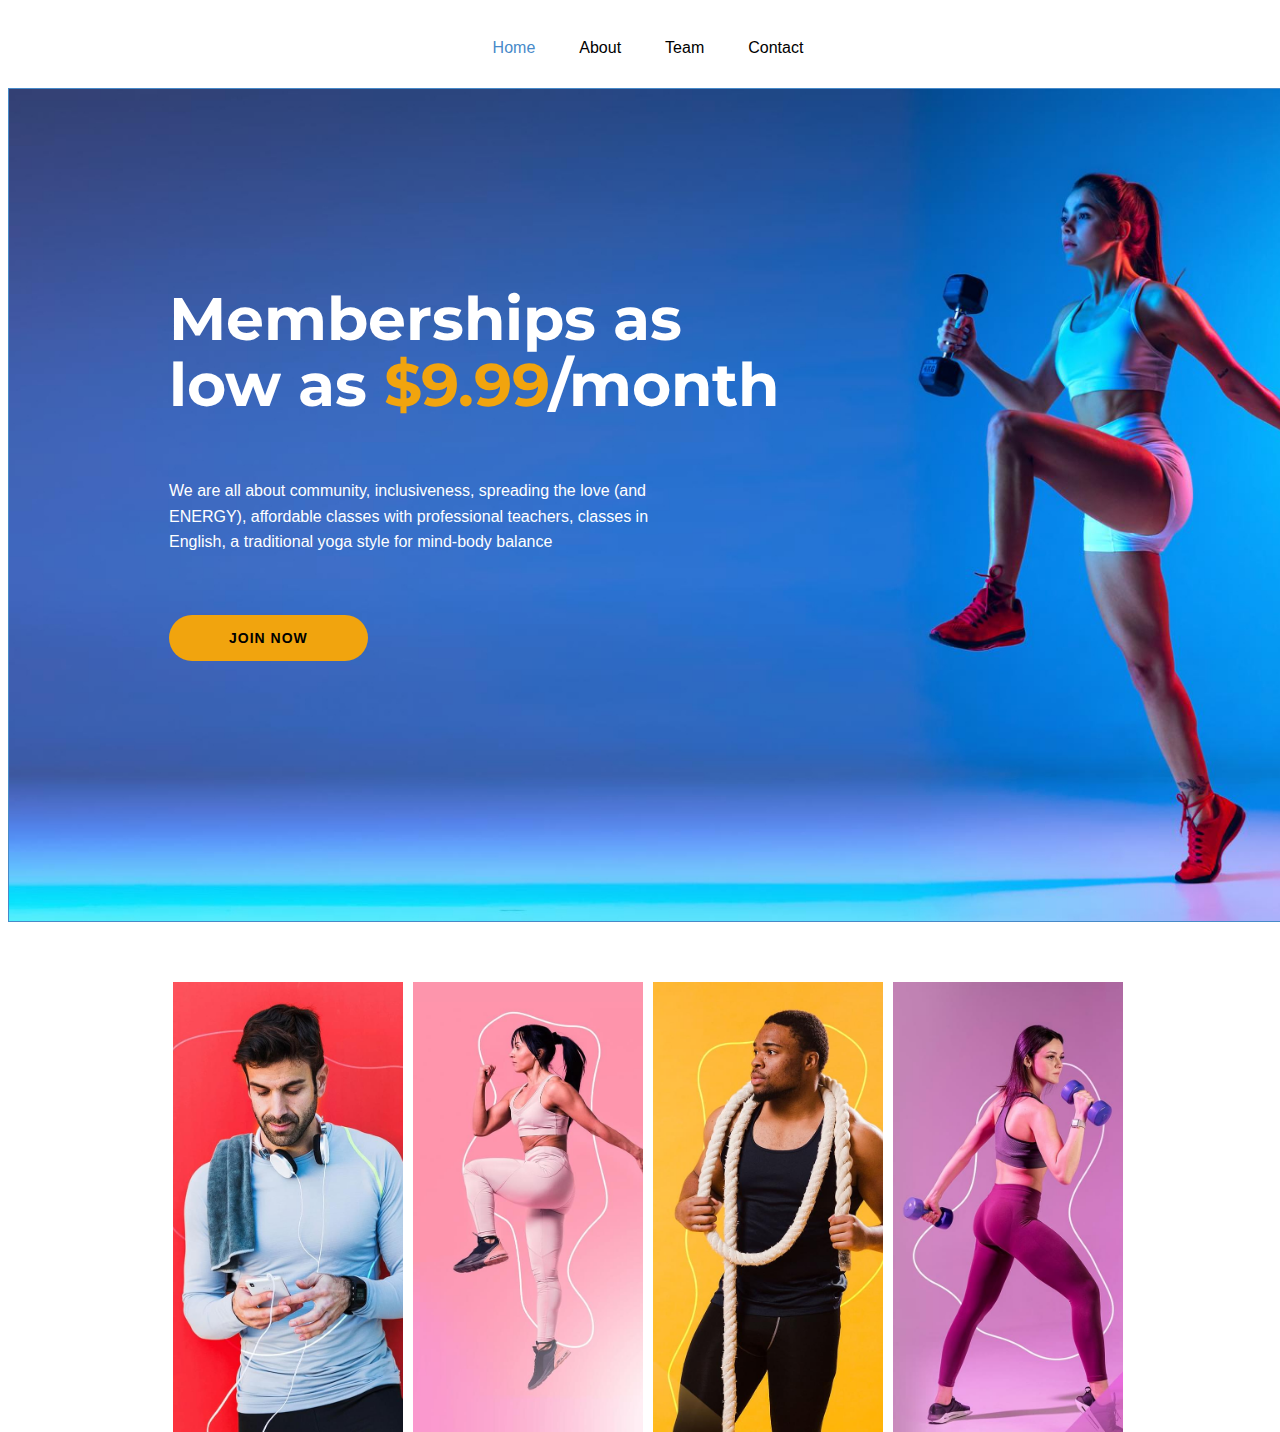
<file: index.html>
<!DOCTYPE html>
<html lang="en">

<head>
    <meta charset="UTF-8">
    <meta name="viewport" content="width=device-width, initial-scale=1.0">
    <link rel="stylesheet" href="styles.css">
    <link href='https://fonts.googleapis.com/css?family=Montserrat' rel='stylesheet'>
    <title>Tous Niveaux Sportifs - Home</title>
</head>

<body>

    <!--START OF HEADER-->

    <header>
        <div id="navbar">
            <a href="index.html" class="navlink" id="current-page-link">Home</a>
            <a href="about.html" class="navlink">About</a>
            <a href="team.html" class="navlink">Team</a>
            <a href="contact.html" class="navlink">Contact</a>
        </div>
    </header>

    <!--END OF HEADER-->

    <!--START OF CONTENT-->
        <section id="memberships">
            <div class="large-title" id="memberships-title">
                Memberships as low as <span id="price">$9.99</span>/month
            </div>
            <div class="paragraph" id="memberships-paragraph">
                We are all about community, inclusiveness, spreading the love (and ENERGY), affordable classes with professional teachers, classes in English, a traditional yoga style for mind-body balance
            </div>
            <div id="memberships-button">
                <a href=""><button class="join-now-button">Join Now</button></a>
            </div>
        </section>

        <section id="horizontal-images">
            <div class="zoom-image" id="red_phone_position">
                <img src="images/red_phone.jpg" alt="Man in sports clothes with phone and headphones, red background">
            </div>
            <div class="zoom-image" id="pink_rope_position">
                <img src="images/pink_rope.jpg" alt="Woman in sports clothes jumping, pink background">
            </div>
            <div class="zoom-image" id="yellow_rope_position">
                <img src="images/yellow_rope.jpg" alt="Man in sports clothes with climbing rope, yellow background">
            </div>
            <div class="zoom-image" id="pink_weights_position">
                <img src="images/pink_weights.jpg" alt="Woman in sports clothes with weights, pink background">
            </div>
        </section>
    <!--END OF CONTENT-->


</body>

</html>
</file>
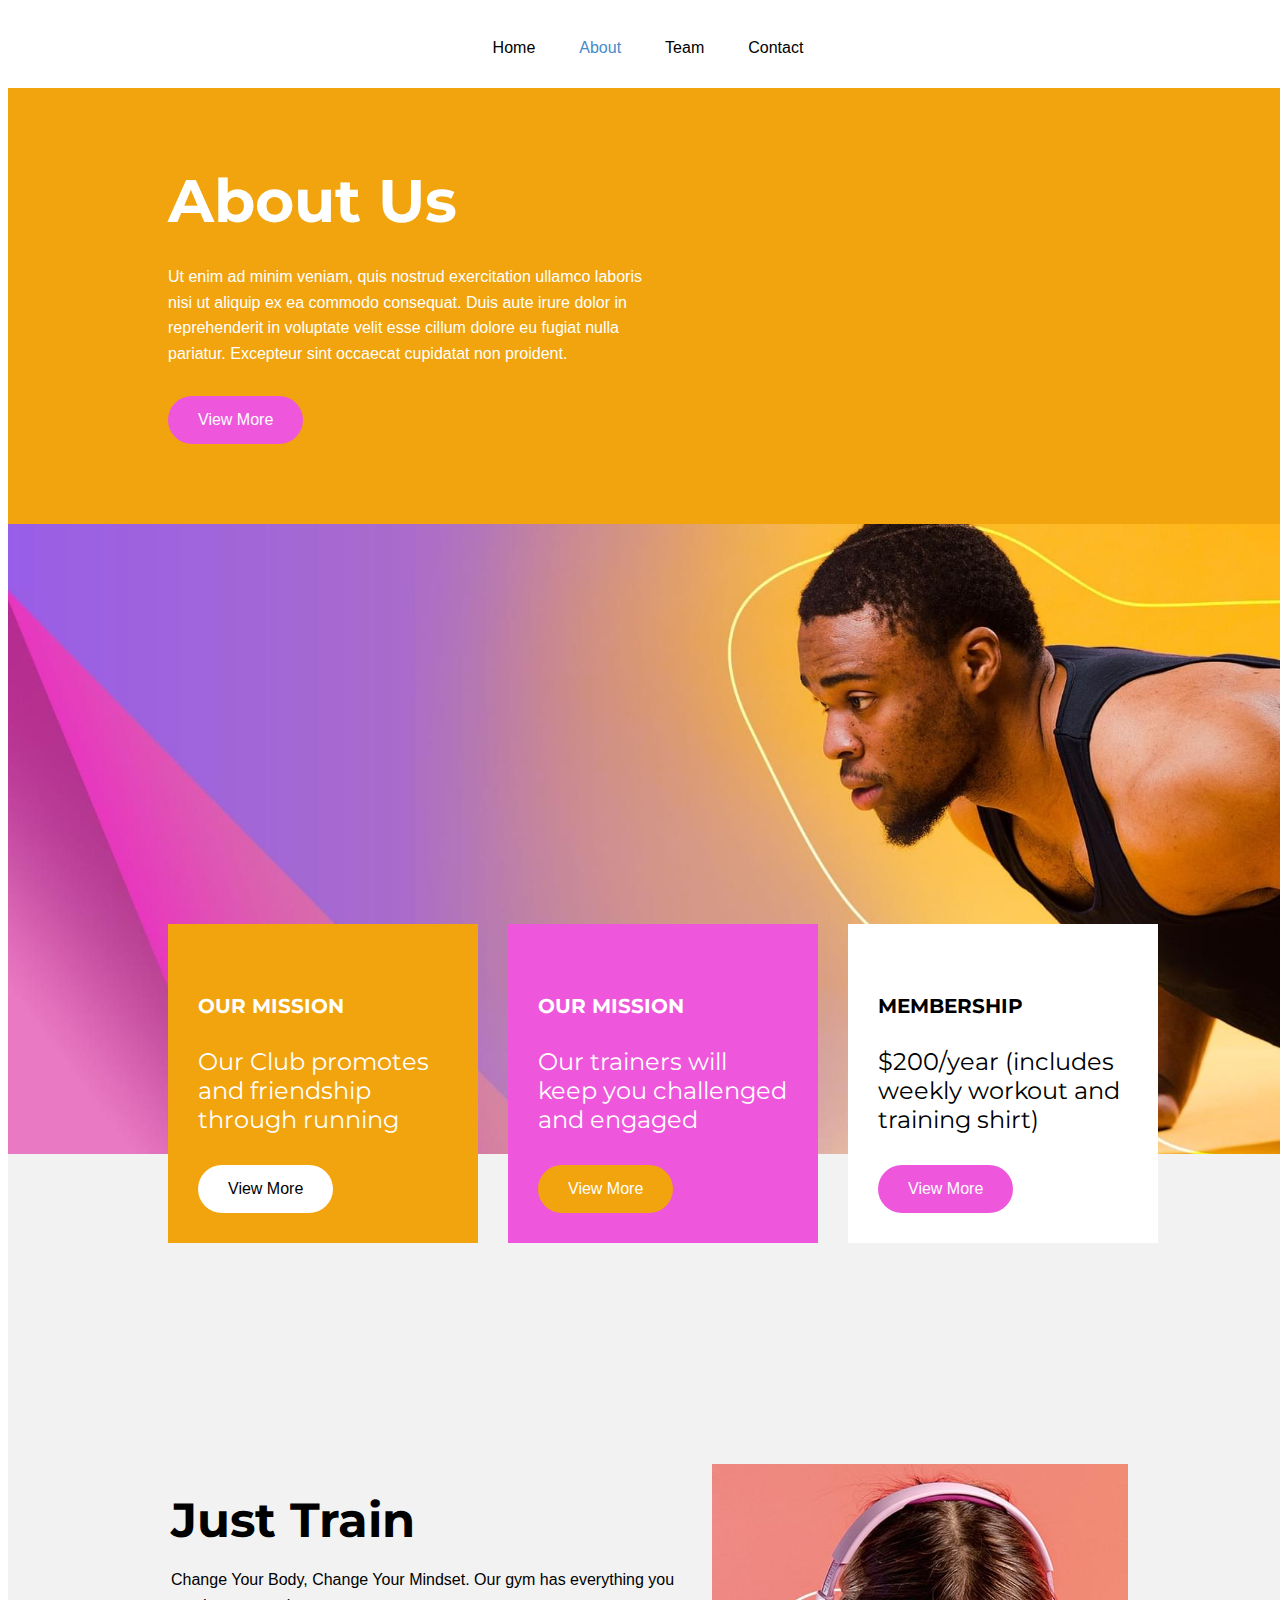
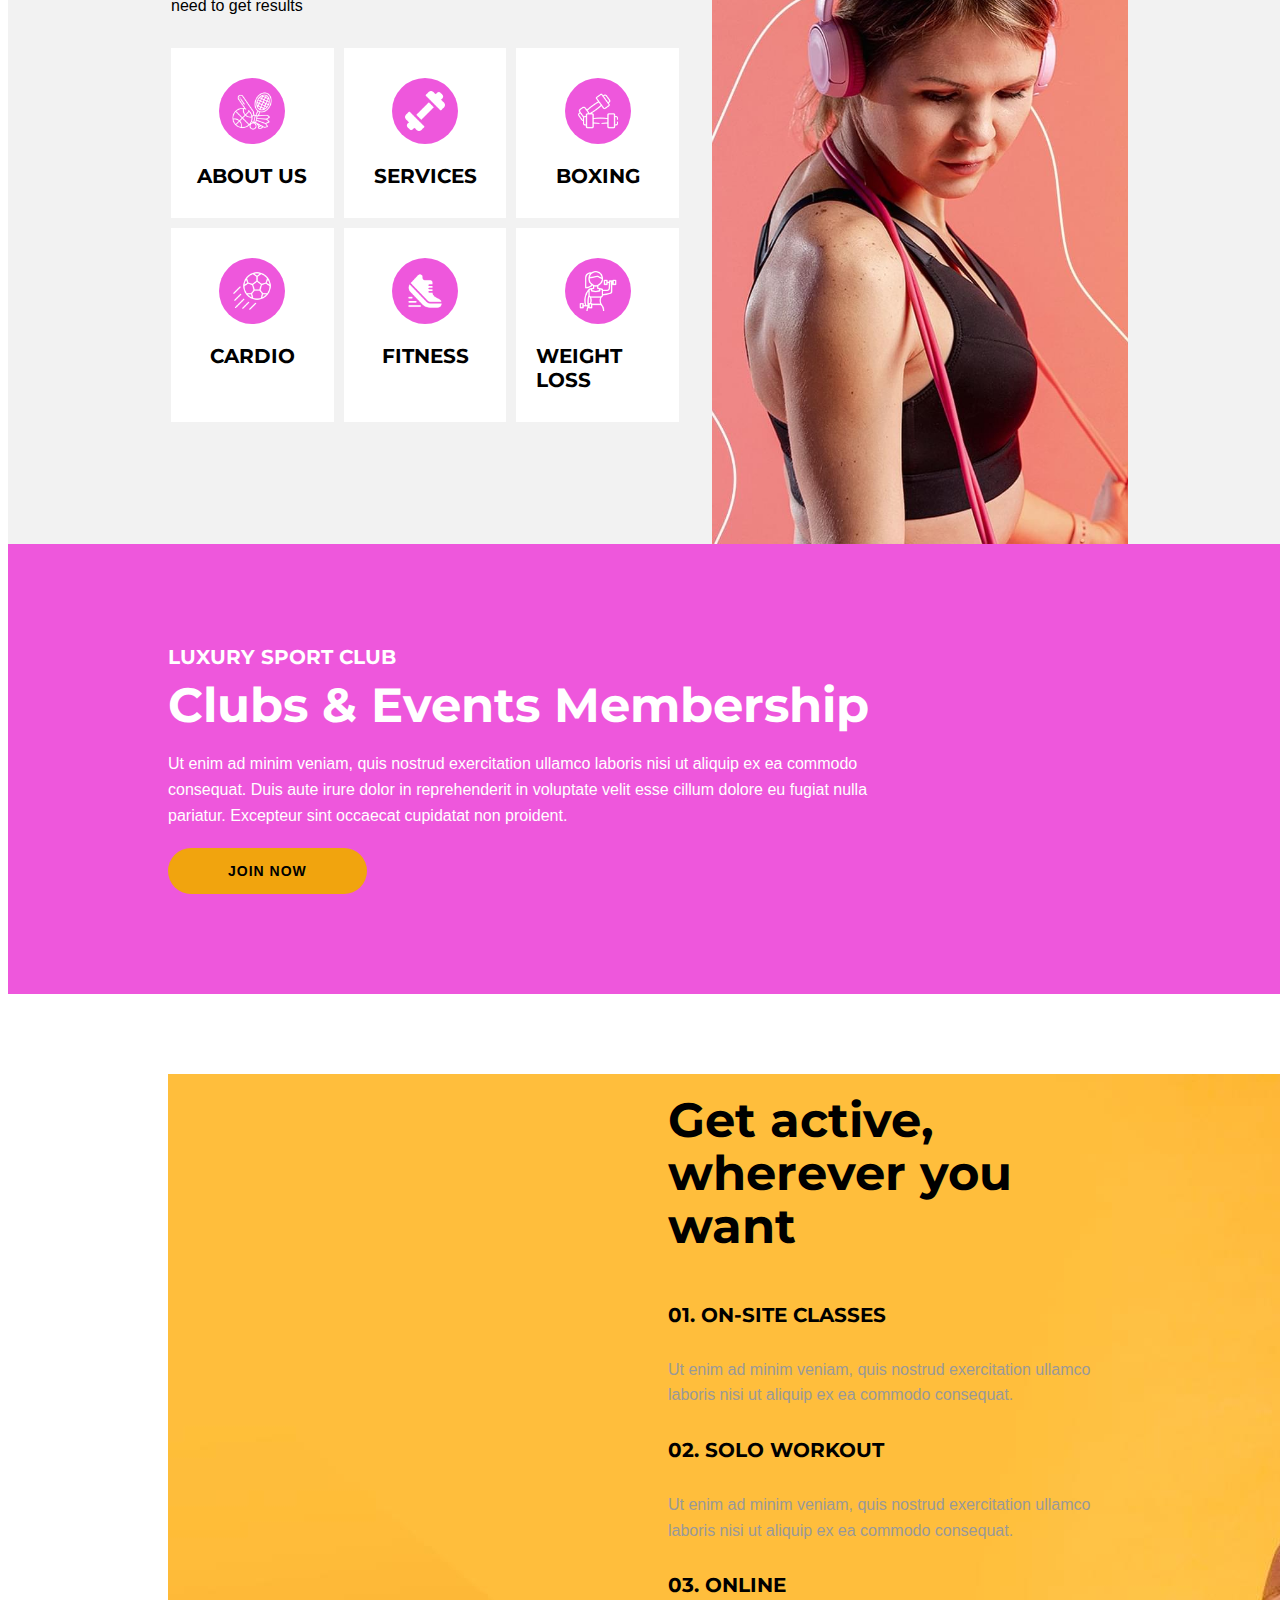
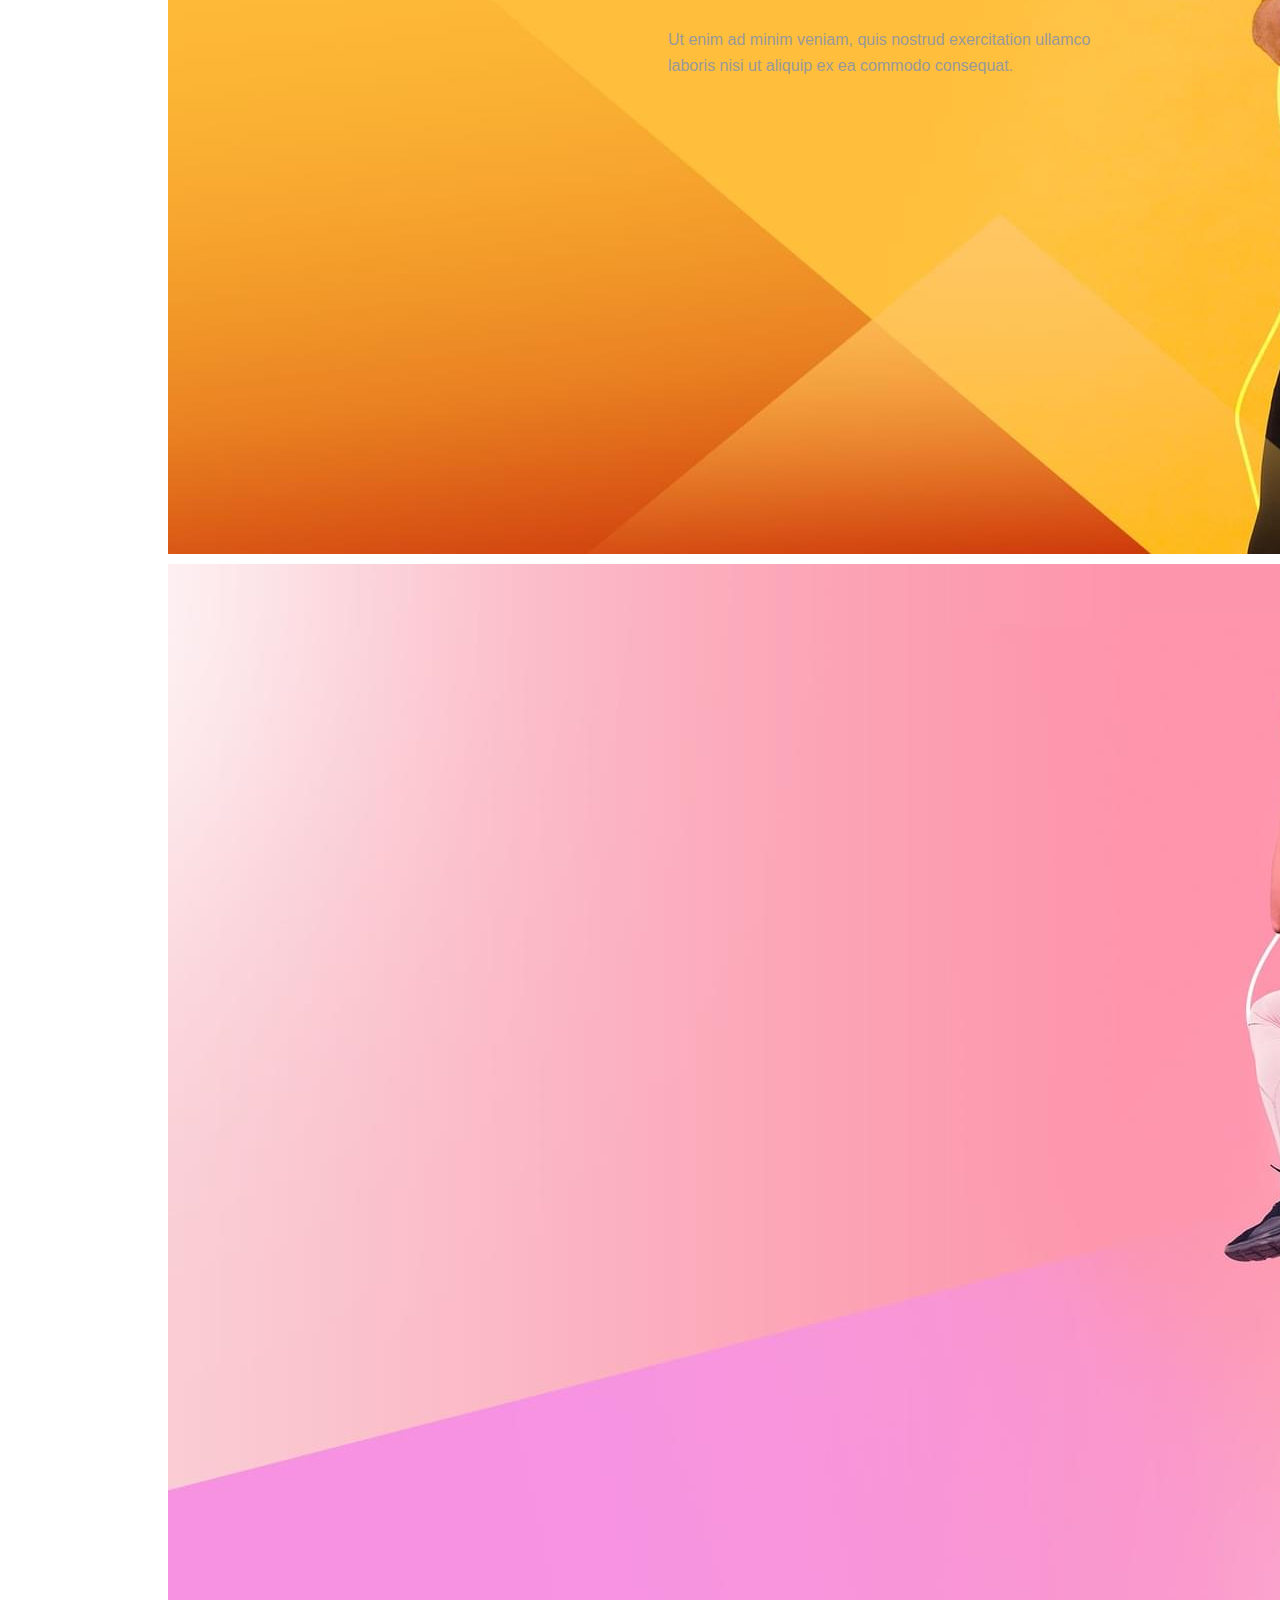
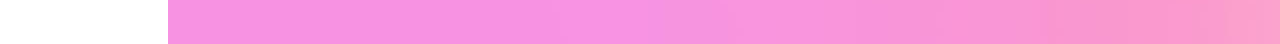
<file: about.html>
<!DOCTYPE html>
<html lang="en">

<head>
    <meta charset="UTF-8">
    <meta name="viewport" content="width=device-width, initial-scale=1.0">
    <link rel="stylesheet" href="styles.css">
    <link rel="stylesheet" href="styles-about.css">
    <link href="https://fonts.googleapis.com/css2?family=Montserrat:ital,wght@0,100;0,400;0,700;1,900&display=swap"
        rel="stylesheet">
    <title>Tous Niveaux Sportifs - About</title>
</head>

<body>

    <!--START OF HEADER-->

    <header>
        <div id="navbar">
            <a href="index.html" class="navlink">Home</a>
            <a href="about.html" class="navlink" id="current-page-link">About</a>
            <a href="team.html" class="navlink">Team</a>
            <a href="contact.html" class="navlink">Contact</a>
        </div>
    </header>

    <!--ABOUT US-->
    <section id="about-us">
        <div id="about-us-text">
            <div class="large-title" id="about-large-title">About Us</div>
            <div class="paragraph" id="about-paragraph">Ut enim ad minim veniam, quis nostrud exercitation ullamco
                laboris nisi ut aliquip ex ea commodo consequat. Duis aute irure dolor in reprehenderit in voluptate
                velit esse cillum dolore eu fugiat nulla pariatur. Excepteur sint occaecat cupidatat non proident.</div>
            <div id="about-button">
                <a href=""><button class="join-now-button, view-more-button">View More</button></a>
            </div>
        </div>
    </section>

    <section id="mission">

        <div id="mission-boxes">
            <div class="mission-boxes-indiv" id="mission-box">
                <div class="small-title" id="mission-title">Our Mission</div>
                <div class="mission-box-text">Our Club promotes and friendship through running</div>
                <div><a href=""><button class="view-more-button" id="mission-button">View More</button></a></div>
            </div>
            <div class="mission-boxes-indiv" id="training-box">
                <div class="small-title" id="training-title">Our Mission</div>
                <div class="mission-box-text">Our trainers will keep you challenged and engaged</div>
                <div><a href=""><button class="view-more-button" id="training-button">View More</button></a></div>
            </div>
            <div class="mission-boxes-indiv" id="member-box">
                <div class="small-title" id="member-title">Membership</div>
                <div class="mission-box-text" id="member-text">$200/year (includes weekly workout and training shirt)
                </div>
                <div><a href=""><button class="view-more-button" id="member-button">View More</button></a></div>
            </div>
        </div>

    </section>

    <section id="grey-section">
    </section>

    <!--JUST TRAIN-->
    <section id="just-train">

        <div id="just-train-text">
            <div class="title" id="just-train-title">
                Just Train
            </div>
            <div class="paragraph" id="just-train-paragraph">
                Change Your Body, Change Your Mindset. Our gym has everything you need to get results
            </div>
            <div class="grid">
                <div class="just-train-card">
                    <div class="just-train-card-pink">
                        <img src="images/rackets-icon.png" alt="" class="just-train-card-img">
                    </div>
                    <div class="just-train-card-text, small-title">About Us</div>
                </div>
                <div class="just-train-card">
                    <div class="just-train-card-pink">
                        <img src="images/weight-icon.png" alt="" class="just-train-card-img">
                    </div>
                    <div class="just-train-card-text, small-title">Services</div>
                </div>
                <div class="just-train-card">
                    <div class="just-train-card-pink">
                        <img src="images/weights-icon.png" alt="" class="just-train-card-img">
                    </div>
                    <div class="just-train-card-text, small-title">Boxing</div>
                </div>
                <div class="just-train-card">
                    <div class="just-train-card-pink">
                        <img src="images/ball-icon.png" alt="" class="just-train-card-img">
                    </div>
                    <div class="just-train-card-text, small-title">Cardio</div>
                </div>
                <div class="just-train-card">
                    <div class="just-train-card-pink">
                        <img src="images/shoe-icon.png" alt="" class="just-train-card-img">
                    </div>
                    <div class="just-train-card-text, small-title">Fitness</div>
                </div>
                <div class="just-train-card">
                    <div class="just-train-card-pink">
                        <img src="images/weight-loss-icon.png" alt="" class="just-train-card-img">
                    </div>
                    <div class="just-train-card-text, small-title">Weight Loss</div>
                </div>
            </div>
        </div>
        <div id="just-train-image">
            <img src="images/pink_headphones.jpg" alt="Woman in sports clothes stretching arm">
        </div>
    </section>

    <!--CLUBS & EVENTS MEMBERSHIP-->
    <section id="clubs-events">
        <div id="clubs-events-text">
            <div class="small-title" id="clubs-small-title">Luxury sport club</div>
            <div class="title" id="clubs-title">Clubs & events membership</div>
            <div class="paragraph" id="clubs-paragraph">Ut enim ad minim veniam, quis nostrud exercitation ullamco laboris nisi ut aliquip ex ea commodo consequat. Duis aute irure dolor in reprehenderit in voluptate velit esse cillum dolore eu fugiat nulla pariatur. Excepteur sint occaecat cupidatat non proident.</div>
            <div id="clubs-button">
                <a href=""><button class="join-now-button">Join Now</button></a>
            </div>
        </div>
    </section>

    <!--GET ACTIVE-->

    <section id="get-active">
        <div id="get-active-image-grid">
            <img src="images/yellow_rope.jpg" alt="">
            <img src="images/pink_weights.jpg" alt="">
            <img src="images/pink_rope.jpg" alt="">
            <img src="images/red_phone.jpg" alt="">
        </div>
        <div id="get-active-text">
            <div class="title" id="get-active-title">Get active, wherever you want</div>
            <div class="get-active-list">
                <div class="small-title" id="get-active-small-title">01. On-site classes</div>
                <div class="paragraph" id="get-active-paragraph">Ut enim ad minim veniam, quis nostrud exercitation ullamco laboris nisi ut aliquip ex ea commodo consequat.</div>
                <div class="small-title" id="get-active-small-title">02. Solo workout</div>
                <div class="paragraph" id="get-active-paragraph">Ut enim ad minim veniam, quis nostrud exercitation ullamco laboris nisi ut aliquip ex ea commodo consequat.</div>
                <div class="small-title" id="get-active-small-title">03. Online</div>
                <div class="paragraph" id="get-active-paragraph">Ut enim ad minim veniam, quis nostrud exercitation ullamco laboris nisi ut aliquip ex ea commodo consequat.</div>
            </div>
        </div>
    </section>

</body>
</file>
<file: styles.css>
body,
html {
    /* margin: 0 auto;
    padding: 0; */
    height: 100%;
    width: 100%;
}

/*START OF HEADER*/

header {
    height: 80px;
    display: flex;
    justify-content: center;
    align-items: center;
}

.navlink {
    text-decoration: none;
    color: black;
    padding: 10px 20px;
    font-family: 'Open Sans', sans-serif;
    font-size: 16px;
}

#current-page-link {
    color: #478ac9;
}

.navlink:hover {
    color: #ee57dc;
}

/*END OF HEADER*/

/*START OF FONT STYLES*/
/*Individual font styles are in the relevant sections*/

.large-title {
    font-family: 'Montserrat', sans-serif;
    font-size: 60px;
    line-height: 1.1;
    font-weight: 700;
}

.title {
    font-family: 'Montserrat', sans-serif;
    font-size: 48px;
    line-height: 1.1;
    font-weight: 700;
}

.small-title {
    font-family: 'Montserrat', sans-serif;
    font-size: 20px;
    line-height: 1.2;
    font-weight: 700;
    text-transform: uppercase;
}

.paragraph {
    font-family: 'Open Sans', sans-serif;
    font-size: 16px;
    line-height: 1.6;
}

.bold-paragraph {
    font-family: 'Open Sans', sans-serif;
    font-size: 16px;
    line-height: 1.6;
    font-weight: 700;
}

button {
    text-transform: uppercase;
}

/*END OF FONT STYLES*/

/* START OF MEMBERSHIP SECTION*/

#memberships {
    background-image: url(images/girl-training-with-dumbbells.jpg);
    background-size: cover;
    width: 100%;
    height: auto;
    border: solid 0.1px #478ac9;
}

/* START OF MEMBERSHIP SECTION*/

#memberships-title {
    color: white;
    margin: 197px 508px 0 160px;
    min-width: 400px;
}

#price {
    color: #f1a40e;
}

#memberships-paragraph {
    color: white;
    margin: 60px 608px 0 160px;
    min-width: 400px;
}

#memberships-button {
    margin: 60px auto 260px 160px;
}

.join-now-button {
    font-size: 14px;
    font-weight: 700;
    font-family: 'Open Sans', sans-serif;
    background-color: #f1a40e;
    border: none;
    letter-spacing: 1px;
    padding: 15px 60px;
    border-radius: 50px;
}

.join-now-button:hover {
    background-color: #ee57dc;
    color: white;
    cursor: pointer;
    transition: 0.3s;
}

/* START OF MEMBERSHIP SECTION*/

/*START OF HORIZONTAL IMAGES SECTION*/

#horizontal-images {
    display: flex;
    justify-content: space-between;
    align-items: center;
    margin: 60px 160px;
}

.zoom-image {
    height: 450px;
    margin: 0 5px;
    overflow: hidden;
    /* border: solid 2px orange; */
}

.zoom-image img {
    width: 100%;
    height: 100%;
    object-fit: cover;
    transition: all 0.3s ease-in-out;
}

.zoom-image img:hover {
    transform: scale(1.1);
}


#red_phone_position img {
    object-position: -430px 0px;
}

#pink_rope_position img {
    object-position: -400px 0px;
}

#yellow_rope_position img {
    object-position: -430px 0px;
}

/*END OF HORIZONTAL IMAGES SECTION*/

/*START OF START RUNNING SECTION*/

#start-running {
    margin: 120px 160px 0 160px;
}

#start-running-image-text {
    display: flex;
    align-items: center;
    /* border: solid 2px blue; */
}

#start-running-image img {
    width: 180px;
    height: 200px;
    object-fit: cover;
    object-position: right;
    margin-right: 30px;
    /* border: solid 2px red; */
}

#start-running-title {
    font-size: 48px;
}

#start-running-text-boxes {
    display: flex;
}

#start-running-paragraph {
    width: 100%;
    height: auto;
}

#start-running-grey-box {
    width: 100%;
    height: auto;
    background-color: #f2f2f2;
    padding: 40px;
}

#start-running-paragraph {
    font-size: 24px;
    font-weight: 400;
    line-height: 2.2;
    padding: 40px 40px 40px 0px;
}

#start-running-bold-paragraph {
    margin-bottom: 20px;
}

ul {
    list-style-type: none;
    padding: 0;
}

li {
    font-size: 18px;
    font-family: 'Montserrat', sans-serif;
    margin-bottom: 20px;
}

#orange-bullet {
    color: #f1a40e;
}

/*END OF START RUNNING SECTION*/

/*START OF FEATURES SECTION*/

#features {
    background-image: url(images/red_phone.jpg);
    background-size: cover;
    height: 100%;
    background-position: center;
    background-repeat: no-repeat;
    border: solid 0.1px #fd4552;
}

.feature-boxes {
    margin: 120px 240px 90px 160px;
    display: flex;
    flex-wrap: wrap;
    align-items: center;
}

.feature-box {
    background-color: rgba(255, 255, 255, 0.3);
    border-radius: 20px;
    padding: 30px;
    width: 280px;
    height: auto;
    margin-right: 30px;
    margin-bottom: 30px;
}

.feature-title-icon {
    display: flex;
    justify-content: space-between;
    align-items: flex-end;
    color: white;
    margin-bottom: 30px;
}

.feature-icon {
    color: white;
    width: auto;
}

.feature-icon img {
    width: 64px;
    height: auto;
}

.feature-paragraph {
    color: white;
    font-family: 'Open Sans', sans-serif;
    font-size: 16px;
    line-height: 1.6;
    margin-bottom: 20px;
    ;
}

.button-more {
    font-size: 14px;
    font-family: 'Open Sans', sans-serif;
    background-color: #ffffff;
    border: none;
    letter-spacing: 2px;
    padding: 15px 50px;
    border-radius: 50px;
}

.button-more:hover {
    color: #f1a40e;
    cursor: pointer;
    transition: 0.3s;
}

/*END OF FEATURES SECTION*/

/*START OF CLUBS & EVENTS SECTION*/

#clubs-events {
    width: 100%;
    height: 50%;
    background-color: #ee57dc;
    align-content: center;
}

#clubs-events-text {
    margin: 0px 160px;
}

#clubs-small-title {
    text-transform: uppercase;
    color: white;
    margin-bottom: 10px;
}

#clubs-title {
    text-transform: capitalize;
    color: white;
    margin-bottom: 20px;
}

#clubs-paragraph {
    color: white;
    margin-bottom: 20px;
    margin-right: 260px;
}

/*END OF CLUBS & EVENTS SECTION*/

/*START OF CLASSES SECTION*/

#classes {
    margin: 80px 160px;
    height: 60%;
    display: flex;
}

#classes-image {
    width: 50%;
    height: 100%;
}

#classes-image img {
    width: 100%;
    height: 100%;
    object-fit: cover;
    object-position: -180px 0px;
}

#classes-text {
    width: 50%;
    margin-left: 30px;
    display: inline-block;
    align-content: center;
}

.classes-paragraph {
    color: #999999;
    font-family: 'Open Sans', sans-serif;
    font-size: 16px;
    line-height: 1.6;
}

#classes-button {
    margin-bottom: 40px;
}

/*END OF CLASSES SECTION*/

/*START OF STRETCH IMAGE SECTION*/

#stretch-image {
    background-image: url(images/blue_stretch.jpg);
    background-size: 100%;
    object-fit: fill;
    height: 60%;
    width: auto;
    background-position: 0px -200px;
    background-repeat: no-repeat;
    display: inline-block;
    justify-items: flex-end;
    padding: 80px 160px;
}

.stretch-image-text {
    width: 45%;
    color: white;
    text-align: center;
    font-family: 'Open Sans', sans-serif;
    font-size: 24px;
    line-height: 1.6;
    margin-bottom: 30px;

}

.stretch-image-text img {
    width: 64px;
    height: auto;
}

/*END OF STRETCH IMAGE SECTION*/

/*START OF MEMBERSHIPS 2 SECTION*/

#memberships2 {
    margin: 80px 160px;
    height: 60%;
    display: flex;
}

#memberships2-image {
    width: 50%;
    height: 100%;
}

#memberships2-image img {
    width: 100%;
    height: 100%;
    object-fit: cover;
    object-position: 0px 0px;
}

#memberships2-text {
    width: 50%;
    display: inline-block;
    align-content: center;
    padding: 50px 20px;
}

.memberships2-paragraph {
    color: #999999;
    font-family: 'Open Sans', sans-serif;
    font-size: 16px;
    line-height: 1.6;
}

#memberships2-button {
    margin-bottom: 40px;
}

#price2 {
    color: #ee57dc
}

/*END OF MEMBERSHIPS 2 SECTION*/

/*START OF BENEFITS SECTION*/

#benefits {
    width: 100%;
    height: 50%;
    background-image: url(images/pink_weights.jpg);
    background-size: 100%;
    background-position: 0px -100px;
    display: inline-block;
    align-content: center;
}

#benefits-title {
    color: white;
    margin: 30px 160px;
}

#benefits-button {
    margin: 0px 160px;
}

/*END OF BENEFITS SECTION*/

/*START OF JOIN NOW SECTION*/

#join-now {
    width: 100%;
    height: 75%;
    background-image: url(images/close-up-woman-training.jpg);
    display: inline-block;
    align-content: center;
}

#join-form {
    width: 40%;
    margin-left: 160px;
}

#join-us-title {
    color: white;
    margin-bottom: 30px;
}

#join-us-paragraph {
    color: white;
    margin-bottom: 30px;
}

.join-now-email {
    margin-bottom: 30px;
    width: 450px;
    padding: 15px 10px;
    border-radius: 50px;
    border-color: #b3b3b3;
    border-width: 1px;
    font-family: 'Open Sans', sans-serif;
    font-size: 16px;
}

.submit-button {
    font-size: 18px;
    font-weight: 600;
    font-family: 'Open Sans', sans-serif;
    background-color: #ee57dc;
    color: white;
    border: none;
    letter-spacing: 1px;
    padding: 15px 10px;
    width: 470px;
    border-radius: 50px;
}

.submit-button:hover {
    background-color: #f8b9f1;
    color: #ee57dc;
    cursor: pointer;
    transition: 0.3s;
}
/*END OF JOIN NOW SECTION*/


/*END OF CONTENT*/
</file>
<file: styles-about.css>
/*START OF ABOUT US SECTION*/
#about-us {
    background-color: #f1a40e;
    padding: 80px 160px;
}

#about-large-title {
    color: white;
    margin-bottom: 30px;
}

#about-paragraph {
    color:white;
    margin-bottom: 30px;
    width: 50%;
    min-width: 200px;;
}

.view-more-button {
    background-color: #ee57dc;
    color: white;
    padding: 15px 30px;
    text-transform: none;
    font-weight: normal;
    font-size: 16px;
    border-radius: 50px;
    border: none;
}

.view-more-button:hover {
    background-color: #eb39d6;
    cursor: pointer;
    transition: 0.3s;
}

#mission {
    height: 70%;
    background-image: url(images/man_pressup.jpg);
    background-size: cover;
    background-position: 0px -150px;
    position: relative;
}

#grey-section {
    height: 30%;
    background-color: #f2f2f2;
}

#mission-boxes {
    margin: 0px 160px;
    display: flex;
    position: absolute;
    top: 400px;
}

.mission-boxes-indiv {
    width: 100%;
    padding: 70px 30px 30px;
    min-width: 250px;
}

#mission-box {
    background-color: #f1a40e;
}

#mission-title {
    color: white;
    margin-bottom: 30px;
}

.mission-box-text {
    color: white;
    font-family: 'Montserrat', sans-serif;
    font-size: 24px;
    line-height: 1.2;
    margin-bottom: 30px;
}

#mission-button {
    background-color: white;
    color: black;
}

#mission-button:hover {
    background-color: #e6e6e6;
}


#training-box {
    background-color: #ee57dc;
    margin: 0px 30px;
}

#training-title {
    color: white;
    margin-bottom: 30px;
}

#training-button {
    background-color: #f1a40e;
    color: white;
}

#training-button:hover {
    background-color: #d9940d;
}

#member-box {
    background-color: white;
}

#member-title {
    color: black;
    margin-bottom: 30px;
}

#member-text {
    color: black;
}

#member-button {
    background-color: #ee57dc;
    color: white;
}

#member-button:hover {
    background-color: #eb39d6;
}

/*END OF ABOUT US SECTION*/


/*START OF JUST TRAIN SECTIONS*/

#just-train {
    display: flex;
    background-color: #f2f2f2;
    height: 80%;
    width: 100%;
}

#just-train-text {
    width: 55%;
    margin: 40px 30px 0px 160px;
    padding: 30px 3px;
}

#just-train-paragraph {
    margin-bottom: 30px;
}

#just-train-title {
    margin-bottom: 20px;
}

#just-train-image {
    margin: 40px 160px 0px 0px;
    width: 45%;

}

#just-train-image img {
    height: 100%;
    width: 100%;
    object-fit: cover;
    object-position: 0px 0px;
}

.grid {
    display: grid;
    grid-template-columns: repeat(3, 1fr);
    gap: 10px;
}

.just-train-card {
    background-color: white;
    justify-items: center;
    padding: 30px 20px;
}

.just-train-card-pink {
    background-color: #ee57dc;
    border-radius: 50px;
    width: 66px;
    height: 66px;
    text-align: center;
    display: flex;
    align-items: center;
    justify-content: center;
    margin-bottom: 20px;
}

.just-train-card img {
    width: 40px;
    height: 40px;
}

.just-train-card-text {
    text-align: center;
    text-transform: uppercase;
}

/*END OF JUST TRAIN SECTION*/

/*START OF GET ACTIVE SECTION*/

#get-active {
    display: flex;
    margin: 80px 160px;
}

#get-active-image-grid {
    width: 50%;
    display: grid;
    grid-template-columns: repeat(2, 1fr);
    gap: 10px;
}

#get-active-text {
    width: 50%;
    padding: 20px
}

#get-active-title {
    margin-bottom: 50px;
}

#get-active-small-title {
    margin-bottom: 30px;
}
#get-active-paragraph {
    margin-bottom: 30px;
    color: #999999;
}

#get-active-image-grid img {
    object-fit: cover;
    height: 100%;
}
</file>
